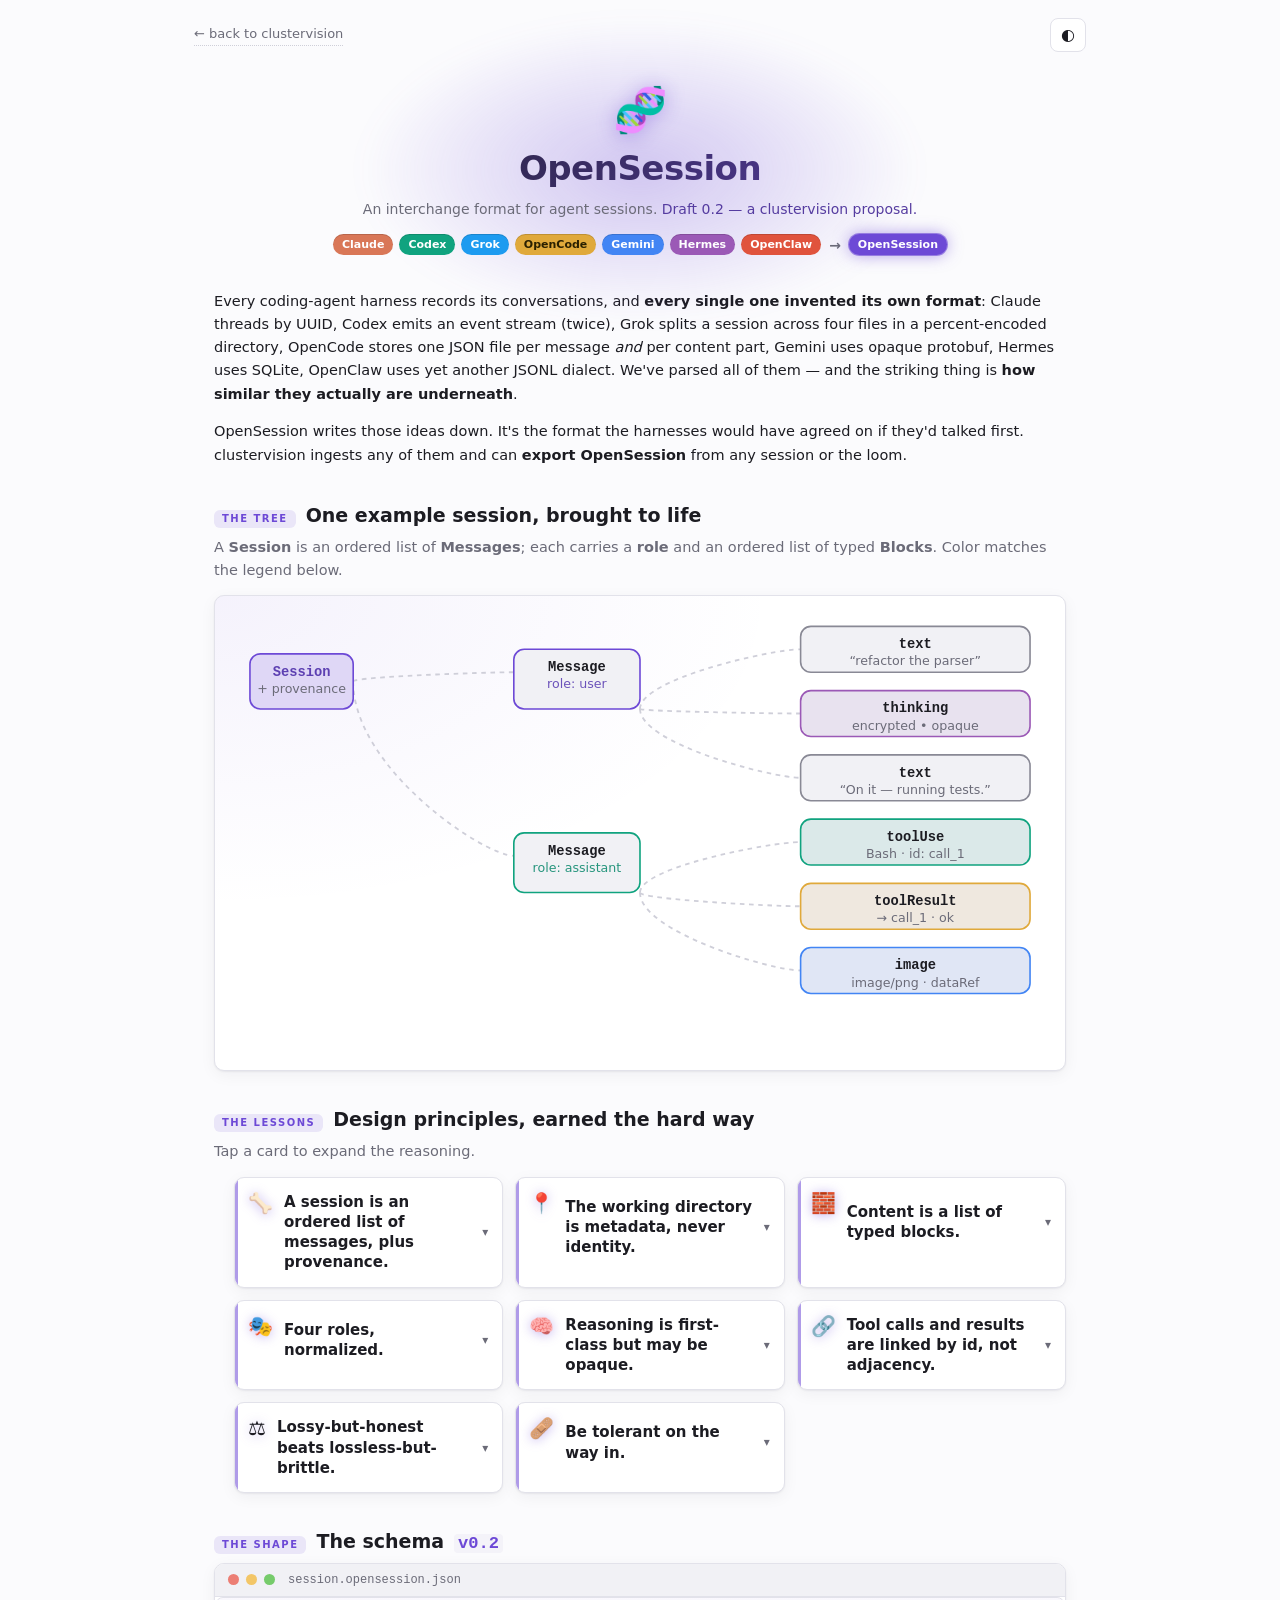
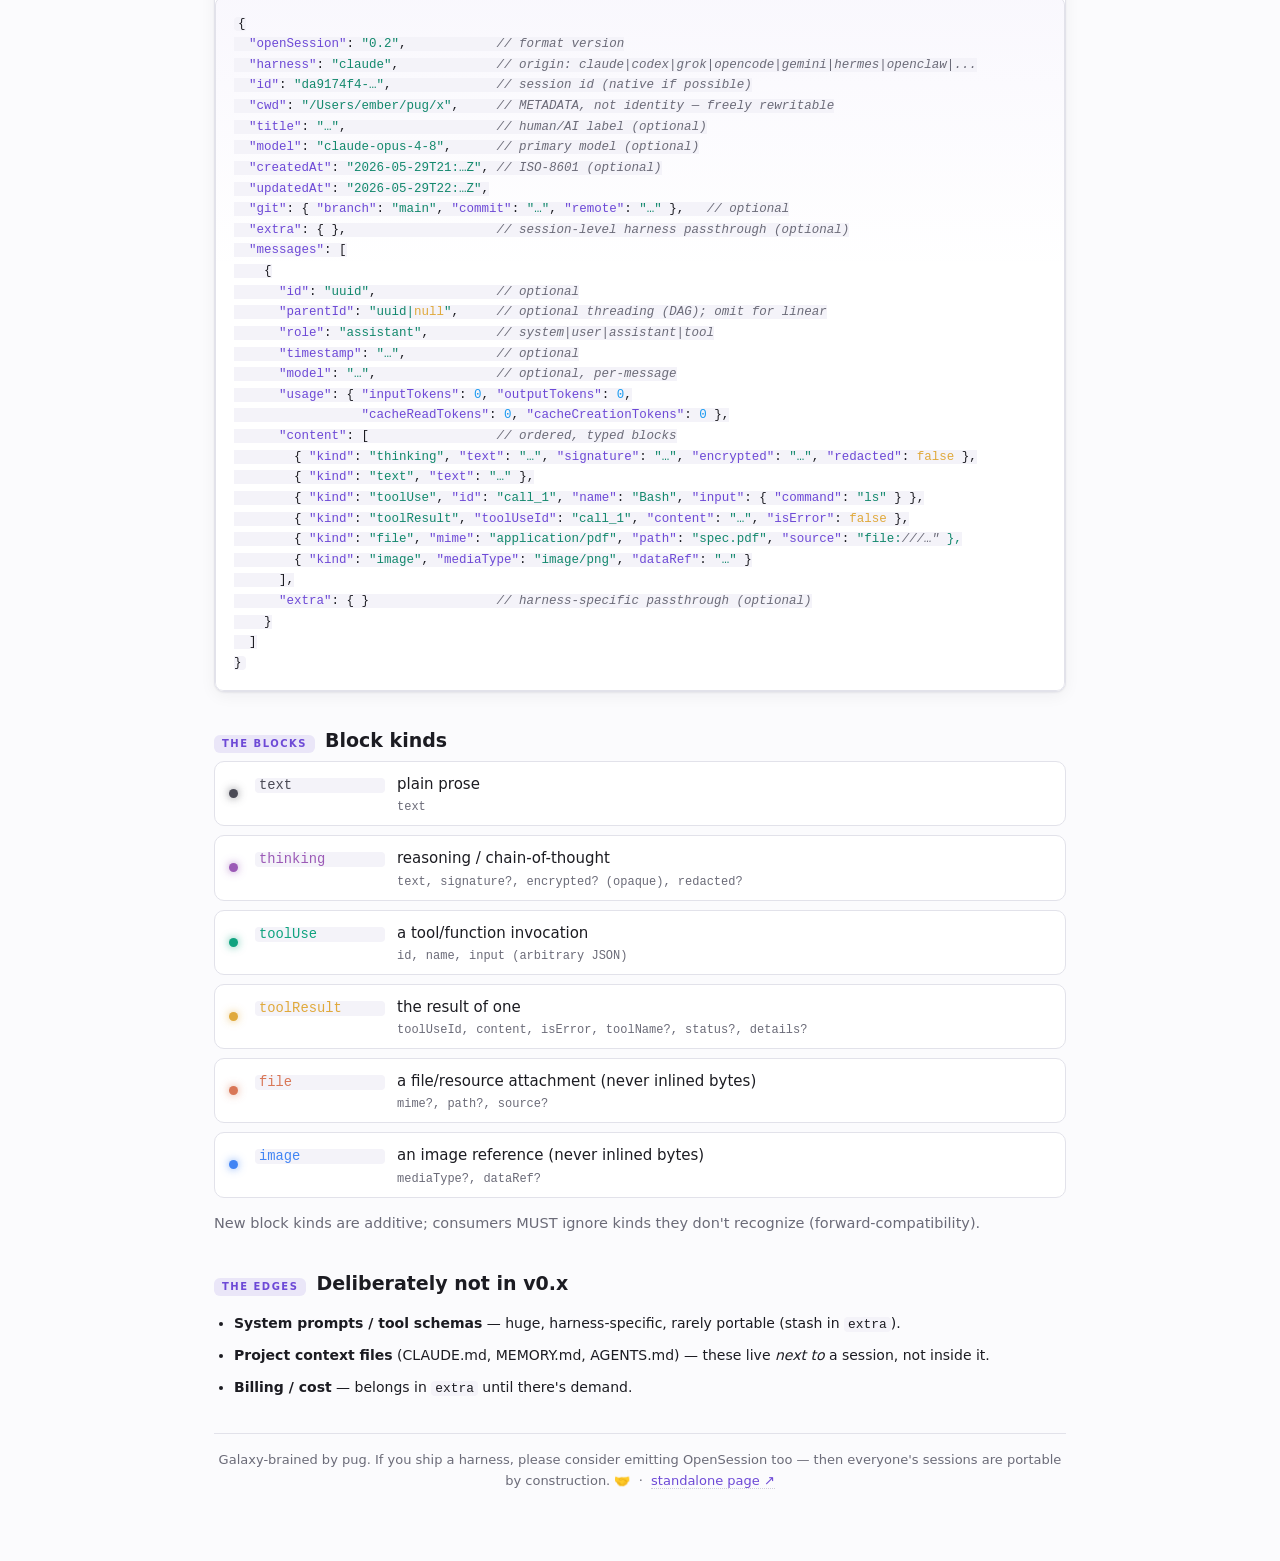
<file: web/openSession.html>
<!doctype html>
<html lang="en" data-theme="auto">
<head>
  <meta charset="utf-8" />
  <meta name="viewport" content="width=device-width, initial-scale=1" />
  <title>OpenSession — an interchange format for agent sessions</title>
  <meta name="description" content="OpenSession: the format coding-agent harnesses would have agreed on if they'd talked first. A clustervision proposal." />
  <link rel="stylesheet" href="./styles.css" />
  <link rel="icon" href="data:image/svg+xml,%3Csvg xmlns='http://www.w3.org/2000/svg' viewBox='0 0 100 100'%3E%3Ctext y='.9em' font-size='90'%3E%F0%9F%A7%AC%3C/text%3E%3C/svg%3E" />
  <style>
    body { padding: 0 16px; }
    .os-wrap { max-width: 900px; margin: 0 auto; }
    .os-nav { display: flex; align-items: center; justify-content: space-between; padding: 18px 4px 4px; }
    .os-nav a { color: var(--fg-muted); text-decoration: none; font-size: 13px; border-bottom: 1px dotted var(--border-strong); }
    .os-nav a:hover { color: var(--fg); }
  </style>
</head>
<body>
  <div class="os-wrap">
    <nav class="os-nav">
      <a href="./index.html">← back to clustervision</a>
      <button type="button" class="theme-toggle" title="Toggle light / dark" aria-label="Toggle theme">◐</button>
    </nav>
    <cv-opensession></cv-opensession>
  </div>

  <script type="module">
    import "./components/cv-opensession.js";
    // Lightweight theme toggle mirroring the main app.
    const root = document.documentElement;
    const stored = localStorage.getItem("cv-theme");
    if (stored) root.setAttribute("data-theme", stored);
    document.querySelector(".theme-toggle")?.addEventListener("click", () => {
      const cur = root.getAttribute("data-theme");
      const next = cur === "dark" ? "light" : cur === "light" ? "auto" : "dark";
      root.setAttribute("data-theme", next);
      localStorage.setItem("cv-theme", next);
    });
  </script>
</body>
</html>
</file>
<file: web/styles.css>
/* clustervision — lite, hand-written styles. No framework. Light + dark. */

:root {
  --bg: #fbfbfd;
  --bg-elev: #ffffff;
  --bg-sunk: #f1f1f5;
  --fg: #1c1c22;
  --fg-muted: #6b6b78;
  --border: #e2e2ea;
  --border-strong: #cfcfd9;
  --accent: #6d49d6;
  --accent-fg: #ffffff;
  --code-bg: #f4f3f9;
  --ok: #1f8a4c;
  --warn: #a96b00;
  --error: #c4341e;
  --error-bg: #fdecea;
  --thinking-bg: #f3effb;
  --shadow: 0 1px 2px rgba(20, 20, 40, 0.06), 0 4px 16px rgba(20, 20, 40, 0.05);
  --radius: 10px;
  --mono: ui-monospace, "SF Mono", "JetBrains Mono", "Fira Code", Menlo, Consolas, monospace;
  --sans: system-ui, -apple-system, "Segoe UI", Roboto, "Helvetica Neue", Arial, sans-serif;

  /* per-harness accent colors */
  --h-claude: #d97757;
  --h-codex: #10a37f;
  --h-grok: #1d9bf0;
  --h-opencode: #e0a93b;
  --h-gemini: #4285f4;
  --h-hermes: #9b59b6;
  --h-openclaw: #e0533d;
  --h-opensession: #6d49d6;
}

:root[data-theme="dark"] {
  --bg: #0f0f14;
  --bg-elev: #17171f;
  --bg-sunk: #1d1d27;
  --fg: #e8e8ef;
  --fg-muted: #9a9aab;
  --border: #2a2a36;
  --border-strong: #3a3a48;
  --accent: #9a78f0;
  --accent-fg: #14101f;
  --code-bg: #1a1a24;
  --ok: #4ed18a;
  --warn: #e0b15a;
  --error: #ef7b6a;
  --error-bg: #2c1715;
  --thinking-bg: #1c1830;
  --shadow: 0 1px 2px rgba(0, 0, 0, 0.4), 0 6px 24px rgba(0, 0, 0, 0.35);
}

@media (prefers-color-scheme: dark) {
  :root[data-theme="auto"] {
    --bg: #0f0f14;
    --bg-elev: #17171f;
    --bg-sunk: #1d1d27;
    --fg: #e8e8ef;
    --fg-muted: #9a9aab;
    --border: #2a2a36;
    --border-strong: #3a3a48;
    --accent: #9a78f0;
    --accent-fg: #14101f;
    --code-bg: #1a1a24;
    --ok: #4ed18a;
    --warn: #e0b15a;
    --error: #ef7b6a;
    --error-bg: #2c1715;
    --thinking-bg: #1c1830;
    --shadow: 0 1px 2px rgba(0, 0, 0, 0.4), 0 6px 24px rgba(0, 0, 0, 0.35);
  }
}

* { box-sizing: border-box; }

/* The `hidden` attribute must always hide — author `display:flex/grid/block` on a class otherwise
   wins over the UA `[hidden]{display:none}` rule, so toggling `.hidden` silently does nothing. */
[hidden] { display: none !important; }

html, body { height: 100%; }

body {
  margin: 0;
  background: var(--bg);
  color: var(--fg);
  font-family: var(--sans);
  font-size: 15px;
  line-height: 1.55;
  -webkit-font-smoothing: antialiased;
}

.muted { color: var(--fg-muted); }

code, pre { font-family: var(--mono); }

button {
  font: inherit;
  cursor: pointer;
}

/* ---------- App shell ---------- */

cv-app {
  display: flex;
  flex-direction: column;
  min-height: 100vh;
  max-width: 1400px;
  margin: 0 auto;
  padding: 0 16px;
}

.app-header {
  display: flex;
  align-items: center;
  justify-content: space-between;
  gap: 16px;
  padding: 20px 4px 12px;
  flex-wrap: wrap;
}

.brand { display: flex; align-items: center; gap: 14px; }
.brand .logo { font-size: 34px; line-height: 1; filter: saturate(1.1); }
.brand h1 {
  margin: 0;
  font-size: 22px;
  letter-spacing: -0.01em;
  font-weight: 650;
}
.brand .tagline { margin: 2px 0 0; font-size: 13px; color: var(--fg-muted); }
.brand code { background: var(--code-bg); padding: 0 4px; border-radius: 4px; font-size: 0.9em; }

.header-actions { display: flex; align-items: center; gap: 10px; }
.icon-btn, .theme-toggle {
  background: var(--bg-elev);
  border: 1px solid var(--border);
  border-radius: 8px;
  width: 36px; height: 34px;
  font-size: 16px;
  color: var(--fg);
}
.icon-btn:hover, .theme-toggle:hover { border-color: var(--border-strong); color: var(--fg); }
.help-btn { font-weight: 700; }
.repo-link {
  color: var(--fg-muted);
  text-decoration: none;
  font-size: 13px;
  border-bottom: 1px dotted var(--border-strong);
}
.repo-link:hover { color: var(--fg); }

/* ---------- Dropzone ---------- */

.dropzone {
  border: 1.5px dashed var(--border-strong);
  border-radius: var(--radius);
  background: var(--bg-elev);
  padding: 16px 18px;
  margin: 4px 4px 16px;
  transition: border-color 0.15s, background 0.15s;
  outline: none;
}
.dropzone:hover, .dropzone:focus-visible { border-color: var(--accent); }
.dropzone.drag {
  border-color: var(--accent);
  background: color-mix(in srgb, var(--accent) 8%, var(--bg-elev));
}
.dz-inner { display: flex; align-items: center; gap: 14px; }
.dz-glyph { font-size: 26px; }
.dz-text { display: flex; flex-direction: column; }
.dz-text strong { font-weight: 600; }
.dz-text code { background: var(--code-bg); padding: 0 4px; border-radius: 4px; font-size: 0.85em; }
.dz-status { font-size: 13px; margin-top: 8px; min-height: 1.2em; }
.dz-status.ok { color: var(--ok); }
.dz-status.warn { color: var(--warn); }
.dz-status.error { color: var(--error); }

/* ---------- Two-pane layout ---------- */

.layout {
  display: grid;
  grid-template-columns: minmax(280px, 360px) 1fr;
  gap: 16px;
  flex: 1;
  min-height: 0;
  padding-bottom: 12px;
}

.pane {
  background: var(--bg-elev);
  border: 1px solid var(--border);
  border-radius: var(--radius);
  box-shadow: var(--shadow);
  min-height: 0;
  overflow: auto;
}
.pane-list { padding: 12px; }
.pane-transcript { padding: 0; }

.back-btn {
  display: none;
  width: 100%;
  text-align: left;
  background: var(--bg-sunk);
  border: none;
  border-bottom: 1px solid var(--border);
  color: var(--accent);
  font-size: 13px;
  font-weight: 600;
  padding: 10px 16px;
  position: sticky;
  top: 0;
  z-index: 2;
}

/* ---------- Session list ---------- */

.list-controls { position: sticky; top: 0; background: var(--bg-elev); padding-bottom: 10px; z-index: 1; }
.search {
  width: 100%;
  padding: 9px 12px;
  border: 1px solid var(--border);
  border-radius: 8px;
  background: var(--bg-sunk);
  color: var(--fg);
  font-size: 14px;
}
.search:focus { outline: 2px solid color-mix(in srgb, var(--accent) 50%, transparent); border-color: var(--accent); }

.control-row { display: flex; align-items: center; justify-content: space-between; gap: 8px; margin-top: 10px; flex-wrap: wrap; }
.chips { display: flex; flex-wrap: wrap; gap: 6px; }
.chip {
  border: 1px solid var(--border);
  background: var(--bg-sunk);
  color: var(--fg-muted);
  border-radius: 999px;
  padding: 3px 10px;
  font-size: 12px;
}
.chip:hover { border-color: var(--border-strong); color: var(--fg); }
.chip.on { background: var(--accent); color: var(--accent-fg); border-color: var(--accent); }

.sort { display: flex; align-items: center; gap: 6px; font-size: 12px; }
.sort select {
  font: inherit; font-size: 12px;
  background: var(--bg-sunk);
  color: var(--fg);
  border: 1px solid var(--border);
  border-radius: 7px;
  padding: 4px 6px;
}

.list-count { font-size: 12px; margin: 4px 2px 8px; }

.session-rows { list-style: none; margin: 0; padding: 0; display: flex; flex-direction: column; gap: 6px; }
.session-row {
  border: 1px solid var(--border);
  border-radius: 9px;
  padding: 9px 11px;
  cursor: pointer;
  transition: border-color 0.12s, background 0.12s;
  outline: none;
  /* Skip layout/paint for off-screen rows so a 2000+ session list stays smooth. */
  content-visibility: auto;
  contain-intrinsic-size: auto 58px;
}
.session-row:hover { border-color: var(--border-strong); background: var(--bg-sunk); }
.session-row:focus-visible { border-color: var(--accent); }
.session-row.selected {
  border-color: var(--accent);
  background: color-mix(in srgb, var(--accent) 10%, var(--bg-elev));
}
.row-top { display: flex; align-items: center; gap: 8px; }
.row-title { font-weight: 550; font-size: 14px; overflow: hidden; text-overflow: ellipsis; white-space: nowrap; }
.row-meta { display: flex; flex-wrap: wrap; gap: 4px 10px; font-size: 12px; margin-top: 5px; }
.row-cwd { font-family: var(--mono); font-size: 11.5px; overflow: hidden; text-overflow: ellipsis; white-space: nowrap; max-width: 100%; }
.empty { padding: 16px 4px; font-size: 13px; }

/* ---------- Harness badge ---------- */

.cv-badge {
  display: inline-flex;
  align-items: center;
  font-size: 11px;
  font-weight: 650;
  letter-spacing: 0.02em;
  padding: 2px 8px;
  border-radius: 999px;
  color: #fff;
  background: var(--fg-muted);
  text-transform: none;
  white-space: nowrap;
  flex: none;
}
.cv-badge[data-harness="claude"]   { background: var(--h-claude); }
.cv-badge[data-harness="codex"]    { background: var(--h-codex); }
.cv-badge[data-harness="grok"]     { background: var(--h-grok); }
.cv-badge[data-harness="opencode"] { background: var(--h-opencode); color: #2a2000; }
.cv-badge[data-harness="gemini"]   { background: var(--h-gemini); }
.cv-badge[data-harness="hermes"]   { background: var(--h-hermes); }
.cv-badge[data-harness="openclaw"] { background: var(--h-openclaw); }
.cv-badge[data-harness="opensession"] { background: var(--h-opensession); }

/* ---------- Transcript ---------- */

.transcript-empty { padding: 48px 24px; text-align: center; }

.transcript-header {
  position: sticky; top: 0;
  background: var(--bg-elev);
  border-bottom: 1px solid var(--border);
  padding: 16px 20px 12px;
  z-index: 1;
}
.th-title { display: flex; align-items: center; gap: 10px; }
.th-title h2 { margin: 0; font-size: 18px; font-weight: 600; letter-spacing: -0.01em; }
.th-meta { display: flex; flex-wrap: wrap; gap: 6px 14px; margin-top: 10px; font-size: 12.5px; }
.kv { color: var(--fg); }
.kv .k { color: var(--fg-muted); margin-right: 5px; text-transform: uppercase; font-size: 10px; letter-spacing: 0.06em; }
.th-source { font-family: var(--mono); font-size: 11.5px; margin-top: 8px; word-break: break-all; }

.turns { padding: 16px 20px 28px; display: flex; flex-direction: column; gap: 18px; }

.turn {
  border-left: 3px solid var(--border-strong); padding-left: 14px;
  /* Native virtualization: skip layout/paint for off-screen turns; the browser remembers each
     turn's measured height (so tall messages no longer break scrolling). */
  content-visibility: auto;
  contain-intrinsic-size: auto 120px;
}
.turn-user { border-left-color: var(--accent); }
.turn-assistant { border-left-color: var(--h-codex); }
.turn-system { border-left-color: var(--fg-muted); }
.turn-tool { border-left-color: var(--warn); }

.turn-head { display: flex; align-items: baseline; gap: 10px; flex-wrap: wrap; margin-bottom: 6px; }
.turn-role { font-weight: 650; font-size: 13px; text-transform: uppercase; letter-spacing: 0.04em; }
.turn-user .turn-role { color: var(--accent); }
.turn-assistant .turn-role { color: var(--h-codex); }
.turn-tool .turn-role { color: var(--warn); }
.turn-model { font-size: 11.5px; color: var(--fg-muted); font-family: var(--mono); }
.turn-when, .turn-usage { font-size: 11.5px; }

.turn-body { display: flex; flex-direction: column; gap: 10px; }
.block { font-size: 14.5px; }
.block-text { white-space: normal; word-wrap: break-word; overflow-wrap: anywhere; }
.block-empty { font-size: 13px; }

.block-text code.inline, .thinking-body code.inline {
  background: var(--code-bg);
  padding: 1px 5px;
  border-radius: 4px;
  font-size: 0.88em;
}

pre {
  background: var(--code-bg);
  border: 1px solid var(--border);
  border-radius: 8px;
  padding: 10px 12px;
  margin: 0;
  overflow: auto;
  font-size: 12.5px;
  line-height: 1.5;
}
pre code { background: none; padding: 0; }
.code-fence[data-lang]::before {
  content: attr(data-lang);
  display: block;
  font-size: 10px;
  color: var(--fg-muted);
  text-transform: uppercase;
  letter-spacing: 0.06em;
  margin-bottom: 6px;
}

/* Rendered Markdown prose inside text blocks */
.md > :first-child { margin-top: 0; }
.md > :last-child { margin-bottom: 0; }
.md p { margin: 0 0 10px; }
.md p:last-child { margin-bottom: 0; }
.md .md-h { margin: 14px 0 8px; font-weight: 650; line-height: 1.25; letter-spacing: -0.01em; }
.md h1.md-h { font-size: 1.3em; }
.md h2.md-h { font-size: 1.18em; }
.md h3.md-h { font-size: 1.08em; }
.md h4.md-h, .md h5.md-h, .md h6.md-h { font-size: 1em; color: var(--fg-muted); text-transform: uppercase; letter-spacing: 0.03em; }
.md .md-list { margin: 6px 0 10px; padding-left: 22px; display: flex; flex-direction: column; gap: 3px; }
.md .md-list li { margin: 0; }
.md ul.md-list { list-style: disc; }
.md ol.md-list { list-style: decimal; }
.md .md-quote {
  margin: 8px 0; padding: 2px 0 2px 12px;
  border-left: 3px solid var(--border-strong); color: var(--fg-muted);
}
.md .md-quote > :last-child { margin-bottom: 0; }
.md .md-hr { border: none; border-top: 1px solid var(--border); margin: 14px 0; }
.md a { color: var(--accent); text-decoration: none; border-bottom: 1px solid color-mix(in srgb, var(--accent) 35%, transparent); }
.md a:hover { border-bottom-color: var(--accent); }
.md strong { font-weight: 650; }
.md del { opacity: 0.7; }

/* Tiny code highlighter tokens (used in fenced + tool JSON blocks) */
.hl-kw  { color: var(--accent); font-weight: 600; }
.hl-str { color: var(--h-codex); }
.hl-num { color: var(--h-grok); }
.hl-com { color: var(--fg-muted); font-style: italic; }
:root[data-theme="dark"] .hl-str { color: #6fd39a; }
@media (prefers-color-scheme: dark) { :root[data-theme="auto"] .hl-str { color: #6fd39a; } }

.tool-out { max-height: 420px; }

/* ---------- Sub-agent tree (Claude Task sub-agents, nested in the transcript) ---------- */
.sub-panel {
  margin: 4px 20px 10px; border-radius: 11px; overflow: hidden;
  border: 1px solid color-mix(in srgb, var(--accent) 28%, var(--border));
  background: color-mix(in srgb, var(--accent) 5%, var(--bg-elev));
}
.sub-panel-head {
  display: flex; align-items: center; gap: 7px; width: 100%;
  padding: 9px 13px; background: none; border: 0; color: var(--fg);
  font: inherit; font-size: 13px; cursor: pointer; text-align: left;
}
.sub-panel-head:hover { background: color-mix(in srgb, var(--accent) 9%, transparent); }
.sub-fork { color: var(--accent); font-size: 14px; text-shadow: 0 0 8px color-mix(in srgb, var(--accent) 60%, transparent); }
.sub-caret { margin-left: auto; color: var(--fg-muted); font-size: 11px; }
.sub-list { display: flex; flex-direction: column; gap: 2px; padding: 2px 6px 8px; }
.sub-row-head { display: flex; align-items: center; gap: 9px; padding: 7px 9px; border-radius: 8px; cursor: pointer; }
.sub-row-head:hover { background: var(--bg-sunk); }
.sub-dot {
  width: 8px; height: 8px; border-radius: 50%; flex: none; margin-left: 4px;
  background: var(--accent); box-shadow: 0 0 7px -1px var(--accent);
}
.sub-row-title { font-weight: 550; font-size: 13px; font-family: var(--mono); overflow: hidden; text-overflow: ellipsis; white-space: nowrap; }
.sub-row.open .sub-row-title { font-family: var(--sans); color: var(--accent); }
.sub-row-meta { margin-left: auto; flex: none; font-size: 11px; white-space: nowrap; }
.sub-row-caret { flex: none; color: var(--fg-muted); font-size: 11px; }
.sub-row-body {
  margin: 0 0 8px 18px; border-left: 2px solid color-mix(in srgb, var(--accent) 40%, var(--border));
}
.sub-row-body cv-transcript { display: block; }
.sub-row-body .turns { padding: 8px 14px 14px; gap: 12px; }
.sub-loading { padding: 12px 14px; font-size: 12.5px; }

/* ---------- Events panel (what the session DID — edits/commands/errors) ---------- */
.ev-list { padding: 2px 10px 10px; }
.ev-row {
  display: flex; align-items: baseline; gap: 8px; flex-wrap: wrap;
  padding: 4px 6px; border-radius: 6px; font-size: 12.5px;
}
.ev-row:hover { background: var(--bg-sunk); }
.ev-glyph { flex: none; width: 16px; text-align: center; color: var(--fg-muted); }
.ev-error .ev-glyph { color: var(--err, #d65a5a); }
.ev-file_edit .ev-glyph { color: var(--accent); }
.ev-kind { flex: none; font-size: 11px; color: var(--fg-muted); width: 62px; }
.ev-tool { flex: none; font-size: 11px; }
.ev-target { font-family: var(--mono); overflow: hidden; text-overflow: ellipsis; white-space: nowrap; max-width: 100%; }
.ev-when { margin-left: auto; flex: none; font-size: 11px; white-space: nowrap; }
.ev-detail { flex-basis: 100%; padding-left: 24px; font-size: 11.5px; overflow: hidden; text-overflow: ellipsis; white-space: nowrap; }

/* ---------- Paged transcript: "load more" footer ---------- */
.load-more {
  display: flex; align-items: center; gap: 12px;
  margin: 4px 20px 18px; padding: 10px 14px;
  border: 1px dashed var(--border); border-radius: 11px;
}
.load-more-note { font-size: 12px; }

/* Thinking (collapsible) */
.thinking {
  background: var(--thinking-bg);
  border: 1px solid var(--border);
  border-radius: 8px;
  padding: 0;
}
.thinking > summary {
  cursor: pointer;
  padding: 8px 12px;
  font-size: 12.5px;
  font-weight: 600;
  color: var(--fg-muted);
  list-style: none;
  user-select: none;
}
.thinking > summary::before { content: "▸ "; }
.thinking[open] > summary::before { content: "▾ "; }
.thinking-body { padding: 0 12px 12px; font-size: 13.5px; color: var(--fg); opacity: 0.9; white-space: normal; overflow-wrap: anywhere; }

/* Tool blocks */
.block-label {
  display: flex; align-items: center; gap: 8px;
  font-size: 11.5px; font-family: var(--mono); color: var(--fg-muted);
  margin-bottom: 5px;
}
.tool-glyph { font-size: 12px; }
.tool-name { color: var(--accent); font-weight: 600; }
.tool-result.is-error .block-label { color: var(--error); }
.tool-result.is-error pre { background: var(--error-bg); border-color: color-mix(in srgb, var(--error) 40%, var(--border)); }
.copy-btn {
  margin-left: auto;
  background: transparent;
  border: 1px solid var(--border);
  color: var(--fg-muted);
  border-radius: 6px;
  padding: 1px 7px;
  font-size: 10.5px;
  font-family: var(--mono);
}
.copy-btn:hover { color: var(--fg); border-color: var(--border-strong); }

/* Image placeholder */
.image-placeholder {
  display: flex; align-items: center; gap: 12px;
  border: 1px dashed var(--border-strong);
  border-radius: 8px;
  padding: 12px 14px;
  background: var(--bg-sunk);
}
.image-glyph { font-size: 24px; }
.image-type { font-size: 12px; font-family: var(--mono); }
.image-ref { font-size: 11px; font-family: var(--mono); }

/* ---------- Footer ---------- */

.app-footer { padding: 14px 4px 22px; font-size: 12px; text-align: center; }

/* ---------- Source chips (dropzone) ---------- */
.dz-sources { display: flex; flex-wrap: wrap; gap: 6px; margin-left: auto; }
.src-chip {
  font-size: 11.5px; font-family: var(--mono);
  background: var(--bg-sunk); border: 1px solid var(--border);
  border-radius: 999px; padding: 2px 9px; color: var(--fg-muted);
  max-width: 220px; overflow: hidden; text-overflow: ellipsis; white-space: nowrap;
}
.src-chip b { color: var(--accent); }

/* ---------- View tabs ---------- */
.view-tabs {
  display: flex; gap: 4px; flex-wrap: wrap;
  margin: 0 4px 14px; padding-bottom: 0;
  border-bottom: 1px solid var(--border);
}
.view-tab {
  display: inline-flex; align-items: center; gap: 6px;
  background: transparent; border: none;
  border-bottom: 2px solid transparent;
  color: var(--fg-muted); font-size: 14px; font-weight: 550;
  padding: 9px 14px; margin-bottom: -1px;
  border-radius: 8px 8px 0 0;
}
.view-tab:hover { color: var(--fg); background: var(--bg-sunk); }
.view-tab.on { color: var(--accent); border-bottom-color: var(--accent); }
.view-tab .vt-glyph { font-size: 14px; }

.view-host { flex: 1; min-height: 0; display: flex; flex-direction: column; }
.view-empty { padding: 48px 24px; text-align: center; }
.view-head { display: flex; align-items: baseline; gap: 12px; flex-wrap: wrap; margin: 0 4px 14px; }
.view-head h2 { margin: 0; font-size: 19px; font-weight: 650; letter-spacing: -0.01em; }

/* Shared small buttons */
.mini-btn {
  background: var(--bg-elev); border: 1px solid var(--border);
  color: var(--fg-muted); border-radius: 7px; padding: 3px 9px;
  font-size: 12px;
}
.mini-btn:hover:not(:disabled) { color: var(--fg); border-color: var(--border-strong); }
.mini-btn:disabled { opacity: 0.4; cursor: default; }
.btn-accent {
  background: var(--accent); color: var(--accent-fg);
  border: 1px solid var(--accent); border-radius: 7px;
  padding: 4px 11px; font-size: 12.5px; font-weight: 600;
}
.btn-accent:hover:not(:disabled) { filter: brightness(1.06); }
.btn-accent:disabled { opacity: 0.45; cursor: default; }

/* ---------- Transcript: header actions, file blocks, tool extras ---------- */
.th-actions { display: flex; gap: 6px; margin-left: auto; }
.pick-btn {
  margin-left: auto; background: var(--accent); color: var(--accent-fg);
  border: none; border-radius: 6px; padding: 2px 8px; font-size: 11px; font-weight: 650;
}
.pick-btn:hover { filter: brightness(1.08); }

.tool-summary {
  cursor: pointer; padding: 8px 10px; font-size: 12px; font-family: var(--mono);
  color: var(--fg-muted); list-style: none; user-select: none;
  background: var(--bg-sunk); border-radius: 8px;
}
.tool-summary::before { content: "▸ "; }
.tool-summary .copy-btn { float: right; }
details[open] > .tool-summary::before { content: "▾ "; }
details.tool-use > .tool-summary, details.tool-result > .tool-summary { border: 1px solid var(--border); }
details.tool-use[open], details.tool-result[open] { display: flex; flex-direction: column; gap: 8px; }
.tool-status {
  font-size: 10.5px; font-family: var(--mono); text-transform: uppercase;
  letter-spacing: 0.04em; padding: 1px 6px; border-radius: 4px;
  background: color-mix(in srgb, var(--ok) 18%, var(--bg-sunk)); color: var(--ok);
}
.tool-details { margin-top: 4px; }
.tool-details > summary { cursor: pointer; font-size: 11px; }
.opaque-blob { font-family: var(--mono); font-size: 12px; opacity: 0.7; }
.thinking-body .sig { margin-top: 6px; font-size: 10.5px; font-family: var(--mono); }
.unknown-block { font-family: var(--mono); font-size: 12.5px; }
.unknown-block summary { cursor: pointer; }

.file-card {
  display: flex; align-items: center; gap: 12px;
  border: 1px solid var(--border); border-radius: 8px;
  padding: 10px 12px; background: var(--bg-sunk);
}
.file-glyph { font-size: 22px; }
.file-path { font-family: var(--mono); font-size: 12.5px; word-break: break-all; }
.file-type { font-size: 11px; font-family: var(--mono); }

/* ---------- Timeline ---------- */
/* ----- Timeline: stat strip ----- */
.tl-stats { display: flex; gap: 10px; flex-wrap: wrap; margin: 0 4px 16px; }
.tl-stat {
  flex: 1 1 120px; min-width: 110px;
  padding: 12px 14px; border-radius: var(--radius);
  background: linear-gradient(160deg, color-mix(in srgb, var(--accent) 8%, var(--bg-elev)), var(--bg-elev));
  border: 1px solid var(--border);
}
.tl-stat-n { font-size: 22px; font-weight: 700; letter-spacing: -0.02em; line-height: 1.1; }
.tl-stat-l { font-size: 11px; text-transform: uppercase; letter-spacing: 0.06em; margin-top: 3px; }

/* ----- Timeline: activity heatmap (the constellation) ----- */
.hm-scroll {
  margin: 0 4px 12px; padding: 14px 16px 12px; overflow-x: auto; overflow-y: hidden;
  border-radius: var(--radius); border: 1px solid var(--border);
  background:
    radial-gradient(120% 140% at 100% 0%, color-mix(in srgb, var(--accent) 10%, transparent), transparent 60%),
    var(--bg-elev);
}
.hm-grid { --hm-cell: 13px; display: grid; gap: 3px; width: max-content; align-items: center; }
.hm-months { gap: 3px; font-size: 10.5px; color: var(--fg-muted); margin-bottom: 2px; }
.hm-month { white-space: nowrap; align-self: end; }
.hm-weekday { grid-column: 1; font-size: 10px; color: var(--fg-muted); padding-right: 6px; justify-self: end; }
.hm-cell {
  width: var(--hm-cell); height: var(--hm-cell); border-radius: 3px;
  background: var(--bg-sunk); transition: transform 0.08s ease;
}
.hm-cell[data-count]:not([data-count="0"]) { cursor: pointer; }
.hm-cell[data-level="1"] { background: color-mix(in srgb, var(--accent) 24%, var(--bg-sunk)); }
.hm-cell[data-level="2"] { background: color-mix(in srgb, var(--accent) 46%, var(--bg-sunk)); }
.hm-cell[data-level="3"] {
  background: color-mix(in srgb, var(--accent) 70%, var(--bg-sunk));
  box-shadow: 0 0 5px -1px color-mix(in srgb, var(--accent) 60%, transparent);
}
.hm-cell[data-level="4"] {
  background: var(--accent);
  box-shadow: 0 0 9px 0 color-mix(in srgb, var(--accent) 75%, transparent);
}
.hm-cell:hover { transform: scale(1.35); }
.hm-cell:focus-visible { outline: 2px solid var(--fg); outline-offset: 1px; }
.hm-empty { background: transparent; }

/* ----- Timeline: harness legend ----- */
.tl-legend { display: flex; gap: 14px; flex-wrap: wrap; margin: 0 6px 18px; font-size: 12px; }
.tl-legend-item { display: inline-flex; align-items: center; gap: 6px; }
.tl-legend-dot { width: 9px; height: 9px; border-radius: 50%; box-shadow: 0 0 5px -1px currentColor; }

/* ----- Timeline: day feed ----- */
.tl-feed { padding: 0 4px 24px; }
/* content-visibility lets the browser skip layout/paint for off-screen day groups (cheap virtual
   scroll over thousands of sessions); contain-intrinsic-size keeps the scrollbar honest. */
.tl-day { margin-bottom: 18px; content-visibility: auto; contain-intrinsic-size: auto 220px; }
.tl-day-label {
  position: sticky; top: 0; z-index: 1;
  display: inline-flex; align-items: center; gap: 8px;
  font-size: 12px; font-weight: 650; letter-spacing: 0.03em; text-transform: uppercase;
  color: var(--fg-muted);
  padding: 5px 12px 5px 22px; margin-bottom: 10px;
  background: linear-gradient(90deg, color-mix(in srgb, var(--accent) 14%, var(--bg-elev)), transparent);
  border-radius: 999px;
}
/* The constellation rail: a glowing amethyst spine the day's session-dots hang off. */
.tl-items {
  display: flex; flex-direction: column; gap: 3px; padding-left: 16px; margin-left: 9px;
  border-left: 2px solid transparent;
  background: linear-gradient(var(--accent), color-mix(in srgb, var(--accent) 25%, transparent)) left/2px 100% no-repeat;
  box-shadow: -1px 0 8px -3px color-mix(in srgb, var(--accent) 50%, transparent);
}
.tl-node {
  display: flex; align-items: center; gap: 11px;
  padding: 8px 12px; border-radius: 9px; cursor: pointer;
  border: 1px solid transparent; outline: none; position: relative;
  transition: background 0.12s, border-color 0.12s, transform 0.1s;
}
.tl-node:hover {
  background: linear-gradient(90deg, color-mix(in srgb, var(--c, var(--accent)) 10%, var(--bg-sunk)), var(--bg-sunk));
  border-color: color-mix(in srgb, var(--c, var(--accent)) 35%, var(--border));
  transform: translateX(2px);
}
.tl-node:focus-visible { border-color: var(--accent); }
/* Glowing harness-colored node on the rail (--c set inline per harness). */
.tl-dot {
  width: 11px; height: 11px; border-radius: 50%; flex: none; margin-left: -23px;
  background: var(--c, var(--fg-muted));
  box-shadow: 0 0 0 3px var(--bg), 0 0 8px 0 var(--c, transparent);
}
.tl-node:hover .tl-dot { box-shadow: 0 0 0 3px var(--bg), 0 0 12px 1px var(--c, transparent); }
.tl-time { font-size: 11.5px; font-family: var(--mono); width: 48px; flex: none; }
.tl-title { font-weight: 550; font-size: 14px; overflow: hidden; text-overflow: ellipsis; white-space: nowrap; }
.tl-meta { font-size: 11.5px; margin-left: auto; white-space: nowrap; }
@keyframes tl-flash {
  0% { background: color-mix(in srgb, var(--accent) 28%, transparent); }
  100% { background: transparent; }
}
.tl-day.tl-flash .tl-items { animation: tl-flash 1.2s ease-out; border-radius: 8px; }

/* ---------- Session picker (replaces native <select> for sessions) ---------- */
cv-session-picker { position: relative; display: inline-flex; min-width: 0; }
.sp-trigger {
  display: inline-flex; align-items: center; gap: 8px; max-width: 100%;
  padding: 7px 11px; border-radius: 9px; cursor: pointer;
  background: var(--bg-elev); border: 1px solid var(--border-strong); color: var(--fg);
  font: inherit; font-size: 13px; text-align: left; transition: border-color 0.12s, box-shadow 0.12s;
}
.sp-trigger:hover { border-color: var(--accent); }
.sp-trigger[aria-expanded="true"] { border-color: var(--accent); box-shadow: 0 0 0 3px color-mix(in srgb, var(--accent) 22%, transparent); }
.sp-trigger-title { overflow: hidden; text-overflow: ellipsis; white-space: nowrap; font-weight: 550; }
.sp-caret { margin-left: auto; color: var(--fg-muted); font-size: 10px; flex: none; }

.sp-pop {
  position: absolute; top: calc(100% + 6px); left: 0; z-index: 50;
  width: min(440px, 88vw); max-width: 88vw;
  background: var(--bg-elev); border: 1px solid var(--border-strong);
  border-radius: 12px; box-shadow: var(--shadow); overflow: hidden;
  display: flex; flex-direction: column;
  animation: sp-in 0.12s ease-out;
}
@keyframes sp-in { from { opacity: 0; transform: translateY(-4px); } to { opacity: 1; transform: none; } }
.sp-search {
  margin: 0; border: 0; border-bottom: 1px solid var(--border); border-radius: 0;
  padding: 11px 14px; font: inherit; font-size: 14px; background: transparent; color: var(--fg); outline: none;
}
.sp-list { max-height: min(50vh, 420px); overflow-y: auto; padding: 6px; }
.sp-empty-row { padding: 18px 14px; text-align: center; font-size: 13px; }
.sp-more { padding: 9px 12px; text-align: center; font-size: 11.5px; border-top: 1px dashed var(--border); }
.sp-entry {
  display: flex; align-items: center; gap: 10px; padding: 8px 10px; border-radius: 8px; cursor: pointer;
  content-visibility: auto; contain-intrinsic-size: auto 46px;
}
.sp-entry.sp-active { background: color-mix(in srgb, var(--accent) 16%, var(--bg-elev)); }
.sp-entry.sp-current { box-shadow: inset 3px 0 0 var(--accent); }
.sp-entry-main { display: flex; flex-direction: column; gap: 1px; min-width: 0; }
.sp-entry-title { font-weight: 550; font-size: 13px; overflow: hidden; text-overflow: ellipsis; white-space: nowrap; }
.sp-entry-meta { font-size: 11px; overflow: hidden; text-overflow: ellipsis; white-space: nowrap; }

/* ---------- Projects view ---------- */
/* Responsive grid: compact cards tile when there's width, collapse to one column when narrow.
   align-items:start so an expanded card grows down without stretching its row-mates. */
/* "Touched" lookup — which sessions touched a file (cvd's event catalog). */
.touched-box {
  display: flex; align-items: center; gap: 10px; flex-wrap: wrap;
  margin: 0 4px 14px;
}
.touched-input {
  flex: 1 1 260px; min-width: 200px;
  padding: 8px 12px;
  border: 1px solid var(--border); border-radius: 8px;
  background: var(--bg-sunk); color: var(--fg); font-size: 13px;
}
.touched-input:focus { outline: 2px solid color-mix(in srgb, var(--accent) 50%, transparent); border-color: var(--accent); }
.touched-edits { display: flex; align-items: center; gap: 5px; font-size: 12px; white-space: nowrap; }
.touched-results { flex-basis: 100%; display: flex; flex-direction: column; gap: 2px; }
.touched-row {
  display: flex; align-items: baseline; gap: 9px;
  padding: 6px 9px; border-radius: 8px; font-size: 13px;
}
.touched-row.in-pool { cursor: pointer; }
.touched-row.in-pool:hover { background: var(--bg-sunk); }
.touched-title { overflow: hidden; text-overflow: ellipsis; white-space: nowrap; }
.touched-meta { margin-left: auto; flex: none; font-size: 11.5px; white-space: nowrap; }

.proj-list {
  display: grid; grid-template-columns: repeat(auto-fill, minmax(360px, 1fr));
  gap: 12px; align-items: start; padding: 0 4px 24px;
}
.proj {
  border: 1px solid var(--border); border-radius: 12px; overflow: hidden;
  background: linear-gradient(160deg, color-mix(in srgb, var(--accent) 5%, var(--bg-elev)), var(--bg-elev));
  content-visibility: auto; contain-intrinsic-size: auto 130px;
  transition: border-color 0.14s, box-shadow 0.14s;
}
.proj:hover { border-color: color-mix(in srgb, var(--accent) 45%, var(--border)); box-shadow: 0 0 0 1px color-mix(in srgb, var(--accent) 12%, transparent); }
.proj-head {
  display: flex; align-items: center; gap: 10px; width: 100%;
  padding: 13px 16px 4px; background: none; border: 0; cursor: pointer; color: var(--fg);
  font: inherit; text-align: left;
}
.proj-caret { color: var(--fg-muted); font-size: 11px; width: 12px; flex: none; }
.proj-mark { color: var(--accent); font-size: 14px; flex: none; text-shadow: 0 0 8px color-mix(in srgb, var(--accent) 60%, transparent); }
.proj-name { font-weight: 650; font-size: 15.5px; letter-spacing: -0.01em; overflow: hidden; text-overflow: ellipsis; white-space: nowrap; }
.proj-count {
  margin-left: auto; flex: none; font-size: 12px; font-weight: 650;
  padding: 2px 9px; border-radius: 20px;
  background: color-mix(in srgb, var(--accent) 16%, transparent); color: var(--accent);
}
.proj-when { flex: none; font-size: 11.5px; }
.proj-bar { display: flex; height: 6px; margin: 6px 16px; border-radius: 3px; overflow: hidden; gap: 1px; }
.proj-seg { min-width: 2px; }
.proj-chips { display: flex; flex-wrap: wrap; gap: 10px 14px; align-items: center; padding: 4px 16px 14px; font-size: 12px; }
.proj-chip { display: inline-flex; align-items: center; gap: 5px; }
.proj-chip-dot { width: 8px; height: 8px; border-radius: 50%; box-shadow: 0 0 5px -1px currentColor; }
.proj-path { margin-left: auto; font-family: var(--mono); font-size: 11px; }
.proj-sessions { display: flex; flex-direction: column; gap: 2px; padding: 4px 10px 12px; border-top: 1px solid var(--border); }
.proj-row {
  display: flex; align-items: center; gap: 10px; padding: 7px 10px; border-radius: 8px; cursor: pointer;
  content-visibility: auto; contain-intrinsic-size: auto 38px;
}
.proj-row:hover { background: var(--bg-sunk); }
.proj-row:focus-visible { outline: 2px solid var(--accent); outline-offset: -2px; }
.proj-row-title { font-weight: 550; font-size: 13.5px; overflow: hidden; text-overflow: ellipsis; white-space: nowrap; }
.proj-row-meta { margin-left: auto; flex: none; font-size: 11.5px; white-space: nowrap; }

/* ---------- Stats ---------- */
.stat-grid {
  display: grid; grid-template-columns: repeat(auto-fit, minmax(130px, 1fr));
  gap: 10px; margin: 0 4px 20px;
}
.stat-card {
  background: linear-gradient(160deg, color-mix(in srgb, var(--accent) 7%, var(--bg-elev)), var(--bg-elev));
  border: 1px solid var(--border);
  border-radius: var(--radius); padding: 14px 16px;
  transition: transform 0.12s ease, border-color 0.12s, box-shadow 0.12s;
}
.stat-card:hover {
  transform: translateY(-2px);
  border-color: color-mix(in srgb, var(--accent) 40%, var(--border));
  box-shadow: 0 4px 18px -6px color-mix(in srgb, var(--accent) 40%, transparent);
}
.stat-num { font-size: 26px; font-weight: 700; letter-spacing: -0.02em; }
.stat-card:hover .stat-num { color: var(--accent); }
.stat-label { font-size: 11px; margin-top: 2px; text-transform: uppercase; letter-spacing: 0.05em; }
.stat-note { margin: -8px 6px 18px; font-size: 12px; }
.stat-cols { display: grid; grid-template-columns: repeat(auto-fit, minmax(280px, 1fr)); gap: 14px; margin: 0 4px 18px; }
.stat-block {
  background: var(--bg-elev); border: 1px solid var(--border);
  border-radius: var(--radius); padding: 14px 16px; margin: 0 4px 14px;
}
.stat-cols .stat-block { margin: 0; }
.stat-block h3 { margin: 0 0 12px; font-size: 13px; font-weight: 650; color: var(--fg-muted); text-transform: uppercase; letter-spacing: 0.04em; }
.bars { display: flex; flex-direction: column; gap: 8px; }
.bar-row { display: grid; grid-template-columns: 100px 1fr 40px; align-items: center; gap: 8px; }
.bar-label { font-size: 12.5px; overflow: hidden; text-overflow: ellipsis; white-space: nowrap; }
.bar-track { height: 12px; background: var(--bg-sunk); border-radius: 6px; overflow: hidden; }
.bar-fill {
  display: block; height: 100%; border-radius: 6px; min-width: 2px; transition: width 0.3s;
  box-shadow: 0 0 8px -2px color-mix(in srgb, var(--accent) 55%, transparent);
}
.bar-val { font-size: 12px; text-align: right; font-variant-numeric: tabular-nums; }
.cwd-list { list-style: none; margin: 0; padding: 0; display: flex; flex-direction: column; gap: 6px; }
.cwd-list li { display: flex; justify-content: space-between; gap: 10px; font-size: 12.5px; }
.cwd-path { font-family: var(--mono); overflow: hidden; text-overflow: ellipsis; white-space: nowrap; }
.cwd-count { font-variant-numeric: tabular-nums; }
.spark { width: 100%; height: 80px; display: block; }

/* ---------- Compare ---------- */
.cmp-pickers { display: flex; align-items: center; gap: 10px; margin: 0 4px 14px; flex-wrap: wrap; }
.cmp-pick { display: flex; align-items: center; gap: 6px; font-size: 12px; font-weight: 650; color: var(--fg-muted); }
.cmp-pick select {
  font: inherit; font-size: 13px; max-width: 260px;
  background: var(--bg-sunk); color: var(--fg);
  border: 1px solid var(--border); border-radius: 7px; padding: 5px 8px;
}
.cmp-grid { margin: 0 4px; }
.cmp-heads, .cmp-row { display: grid; grid-template-columns: 1fr 28px 1fr; gap: 0; }
.cmp-heads { position: sticky; top: 0; z-index: 1; background: var(--bg); padding: 8px 0; margin-bottom: 6px; border-bottom: 1px solid var(--border); }
.cmp-col-head { display: flex; align-items: center; gap: 8px; padding: 0 10px; }
.cmp-col-title { font-weight: 650; font-size: 14px; overflow: hidden; text-overflow: ellipsis; white-space: nowrap; }
.cmp-row {
  align-items: stretch;
  /* Virtualize: a comparison of two big sessions can be thousands of rows. */
  content-visibility: auto; contain-intrinsic-size: auto 96px;
}
.cmp-cell { padding: 6px; min-width: 0; }
.cmp-gutter { display: flex; align-items: center; justify-content: center; color: var(--fg-muted); font-family: var(--mono); }
.cmp-msg { border: 1px solid var(--border); border-radius: 8px; padding: 8px 10px; background: var(--bg-elev); height: 100%; }
.cmp-msg-head { display: flex; gap: 8px; align-items: baseline; font-size: 11px; margin-bottom: 5px; }
.cmp-text { font-size: 13.5px; white-space: pre-wrap; overflow-wrap: anywhere; }
.cmp-think, .cmp-tool { font-size: 12.5px; margin-top: 4px; overflow-wrap: anywhere; }
.cmp-absent { padding: 8px; font-style: italic; }
.cmp-row.cmp-same .cmp-cell .cmp-msg { opacity: 0.72; }
.cmp-row.cmp-diff .cmp-cell { background: color-mix(in srgb, var(--warn) 8%, transparent); }
.cmp-row.cmp-diff .cmp-msg { border-color: color-mix(in srgb, var(--warn) 45%, var(--border)); }
.cmp-row.cmp-only-a .cmp-cell:first-child, .cmp-row.cmp-only-b .cmp-cell:last-child { background: color-mix(in srgb, var(--accent) 8%, transparent); }

/* ---------- Loom ---------- */
.loom-grid {
  display: grid; grid-template-columns: 1fr 0.9fr 1fr; gap: 12px;
  min-height: 0; flex: 1; padding: 0 4px 16px;
}
.loom-source, .loom-lane, .loom-preview {
  background: var(--bg-elev); border: 1px solid var(--border);
  border-radius: var(--radius); box-shadow: var(--shadow);
  display: flex; flex-direction: column; min-height: 0; overflow: hidden;
}
.loom-pane-head {
  display: flex; align-items: center; gap: 10px; justify-content: space-between;
  padding: 10px 12px; border-bottom: 1px solid var(--border); background: var(--bg-sunk);
  font-size: 13px;
}
.loom-pane-head select {
  font: inherit; font-size: 12px; max-width: 180px;
  background: var(--bg-elev); color: var(--fg);
  border: 1px solid var(--border); border-radius: 7px; padding: 4px 6px;
}
.loom-source-body, .loom-preview-body { overflow: auto; min-height: 0; flex: 1; }
.loom-source-body .transcript-header, .loom-preview-body .transcript-header { padding: 12px 14px 8px; }
.loom-source-body .turns, .loom-preview-body .turns { padding: 12px 14px 20px; gap: 12px; }

.loom-lane { min-height: 0; }
.loom-title-row { padding: 10px 12px 0; }
.loom-title {
  width: 100%; padding: 7px 10px; font-size: 13px;
  background: var(--bg-sunk); color: var(--fg);
  border: 1px solid var(--border); border-radius: 7px;
}
.lane-list { list-style: none; margin: 0; padding: 10px 12px; display: flex; flex-direction: column; gap: 7px; overflow: auto; flex: 1; min-height: 0; }
.lane-empty { padding: 24px 8px; text-align: center; font-size: 13px; }
.lane-item {
  display: grid; grid-template-columns: 16px 1fr auto; align-items: center; gap: 8px;
  border: 1px solid var(--border); border-left: 3px solid var(--border-strong);
  border-radius: 8px; padding: 7px 9px; background: var(--bg-elev);
}
.lane-item.dragging { opacity: 0.4; }
.lane-item.drop-target { border-color: var(--accent); box-shadow: 0 0 0 2px color-mix(in srgb, var(--accent) 30%, transparent); }
.lane-role-user { border-left-color: var(--accent); }
.lane-role-assistant { border-left-color: var(--h-codex); }
.lane-role-system { border-left-color: var(--fg-muted); }
.lane-role-tool { border-left-color: var(--warn); }
.lane-grip { cursor: grab; color: var(--fg-muted); font-size: 12px; user-select: none; }
.lane-body { min-width: 0; }
.lane-head { display: flex; align-items: center; gap: 7px; }
.lane-head .turn-role { font-size: 11px; }
.lane-from { font-size: 11px; max-width: 120px; overflow: hidden; text-overflow: ellipsis; white-space: nowrap; }
.lane-preview { font-size: 12px; margin-top: 3px; overflow: hidden; text-overflow: ellipsis; white-space: nowrap; }
.lane-ctrls { display: flex; gap: 2px; }
.lane-btn { background: transparent; border: 1px solid transparent; border-radius: 5px; color: var(--fg-muted); padding: 2px 5px; font-size: 11px; }
.lane-btn:hover:not(:disabled) { color: var(--fg); border-color: var(--border); background: var(--bg-sunk); }
.lane-btn:disabled { opacity: 0.3; cursor: default; }
.lane-rm:hover { color: var(--error); }
.loom-actions { display: flex; gap: 8px; align-items: center; padding: 10px 12px; border-top: 1px solid var(--border); flex-wrap: wrap; }
.loom-preview-body .transcript-empty { padding: 32px 16px; }

/* ---------- Loom: generation + branches ---------- */
.loom-settings-btn { margin-left: auto; }

.loom-settings {
  background: var(--bg-elev); border: 1px solid var(--border);
  border-radius: var(--radius); box-shadow: var(--shadow);
  padding: 12px 14px; margin: 0 4px 12px;
  display: flex; flex-direction: column; gap: 10px;
}
.ls-row { display: flex; align-items: center; gap: 8px; flex-wrap: wrap; }
.ls-label { font-size: 12px; font-weight: 650; color: var(--fg-muted); width: 120px; flex: none; }
.ls-key, .ls-model {
  flex: 1; min-width: 180px; padding: 6px 9px; font-size: 13px;
  background: var(--bg-sunk); color: var(--fg);
  border: 1px solid var(--border); border-radius: 7px; font-family: var(--mono);
}
.ls-model-preset {
  font: inherit; font-size: 12.5px;
  background: var(--bg-sunk); color: var(--fg);
  border: 1px solid var(--border); border-radius: 7px; padding: 6px 7px;
}
.ls-note { font-size: 11.5px; margin: 0; }
.ls-note code { background: var(--code-bg); padding: 0 4px; border-radius: 4px; }

/* branch tree */
.branch-tree {
  margin: 0 4px 10px; padding-bottom: 8px; border-bottom: 1px solid var(--border);
}
.branch-tree-head { display: flex; align-items: center; justify-content: space-between; margin-bottom: 6px; }
.branch-bar-label { font-size: 11px; text-transform: uppercase; letter-spacing: 0.05em; }
.branch-rows { display: flex; flex-direction: column; gap: 2px; max-height: 168px; overflow: auto; }
.branch-node {
  display: flex; align-items: center; gap: 7px;
  border: 1px solid transparent; border-radius: 7px;
  padding: 3px 8px; font-size: 12.5px; color: var(--fg-muted);
  cursor: pointer; outline: none;
}
.branch-node:hover { background: var(--bg-sunk); color: var(--fg); }
.branch-node:focus-visible { border-color: var(--accent); }
.branch-node.on { background: color-mix(in srgb, var(--accent) 13%, var(--bg-elev)); border-color: var(--accent); color: var(--fg); }
.bt-guide { font-family: var(--mono); color: var(--border-strong); white-space: pre; user-select: none; line-height: 1; }
.bt-rail { display: inline-block; width: 1ch; }
.bt-dot { width: 8px; height: 8px; border-radius: 50%; background: var(--border-strong); flex: none; }
.branch-node.on .bt-dot { background: var(--accent); box-shadow: 0 0 0 3px color-mix(in srgb, var(--accent) 22%, transparent); }
.bt-fork { font-size: 10.5px; font-family: var(--mono); }
.branch-name { font-weight: 600; overflow: hidden; text-overflow: ellipsis; white-space: nowrap; max-width: 180px; }
.branch-count {
  font-variant-numeric: tabular-nums; font-size: 11px; margin-left: auto;
  background: var(--bg-sunk); border-radius: 999px; padding: 0 7px; flex: none;
}
.branch-x { color: var(--fg-muted); font-size: 10px; padding: 0 3px; border-radius: 4px; flex: none; }
.branch-x:hover { color: var(--error); background: var(--error-bg); }
.branch-add { border-radius: 999px; }

/* generate bar */
.loom-gen {
  display: flex; align-items: center; gap: 8px; flex-wrap: wrap;
  padding: 10px 12px; border-top: 1px solid var(--border); background: var(--bg-sunk);
}
.btn-gen {
  background: linear-gradient(135deg, var(--accent), color-mix(in srgb, var(--accent) 60%, var(--h-grok)));
  color: var(--accent-fg); border: none; border-radius: 8px;
  padding: 6px 14px; font-size: 13px; font-weight: 650;
}
.btn-gen:hover:not(:disabled) { filter: brightness(1.07); }
.btn-gen:disabled { opacity: 0.5; cursor: default; filter: grayscale(0.3); }
.gen-model { font-family: var(--mono); font-size: 11px; }
.gen-needkey {
  background: transparent; border: 1px dashed var(--warn); color: var(--warn);
  border-radius: 7px; padding: 3px 9px; font-size: 11.5px; font-weight: 600;
}
.gen-error {
  flex-basis: 100%; font-size: 12px; color: var(--error);
  background: var(--error-bg); border: 1px solid color-mix(in srgb, var(--error) 35%, var(--border));
  border-radius: 7px; padding: 6px 9px;
}
.lane-gen { border-left-color: var(--h-grok); background: color-mix(in srgb, var(--h-grok) 6%, var(--bg-elev)); }
.lane-genbadge { font-size: 11px; }

/* ---------- Fleet dashboard ---------- */
.fleet-toolbar {
  display: flex; align-items: center; gap: 10px; flex-wrap: wrap;
  margin: 0 4px 14px; padding: 10px 12px;
  background: var(--bg-elev); border: 1px solid var(--border);
  border-radius: var(--radius); box-shadow: var(--shadow);
}
.fleet-dot { width: 10px; height: 10px; border-radius: 50%; flex: none; background: var(--fg-muted); }
.fleet-dot-ok { background: var(--ok); box-shadow: 0 0 0 3px color-mix(in srgb, var(--ok) 25%, transparent); }
.fleet-dot-error { background: var(--error); box-shadow: 0 0 0 3px color-mix(in srgb, var(--error) 25%, transparent); }
.fleet-dot-static { background: var(--h-grok); }
.fleet-field { display: flex; align-items: center; gap: 6px; font-size: 12px; }
.fleet-base {
  width: 220px; padding: 5px 9px; font-size: 12.5px; font-family: var(--mono);
  background: var(--bg-sunk); color: var(--fg);
  border: 1px solid var(--border); border-radius: 7px;
}
.fleet-channel {
  font: inherit; font-size: 12.5px;
  background: var(--bg-sunk); color: var(--fg);
  border: 1px solid var(--border); border-radius: 7px; padding: 5px 7px;
}
.fleet-stamp { font-size: 11.5px; }
.fleet-ver { font-family: var(--mono); font-size: 11px; }

.fleet-offline {
  text-align: center; max-width: 620px; margin: 24px auto;
  background: var(--bg-elev); border: 1px solid var(--border);
  border-radius: var(--radius); box-shadow: var(--shadow); padding: 28px 24px;
}
.fo-glyph { font-size: 42px; }
.fleet-offline h3 { margin: 8px 0 6px; font-size: 18px; }
.fleet-offline p { font-size: 13.5px; margin: 8px 0; }
.fleet-offline pre { text-align: left; max-width: 360px; margin: 10px auto; }
.fleet-offline code { background: var(--code-bg); padding: 0 4px; border-radius: 4px; }
.fo-static {
  margin-top: 18px; padding-top: 14px; border-top: 1px solid var(--border);
  display: flex; flex-direction: column; gap: 8px; align-items: center; font-size: 12.5px;
}

.fleet-grid {
  display: grid; grid-template-columns: 1fr 1fr; gap: 12px;
  margin: 0 4px 16px; align-items: start;
}
.fleet-card {
  background: var(--bg-elev); border: 1px solid var(--border);
  border-radius: var(--radius); box-shadow: var(--shadow); padding: 14px 16px;
  min-height: 0;
}
.fleet-card h3 {
  margin: 0 0 12px; font-size: 13px; font-weight: 650; color: var(--fg-muted);
  text-transform: uppercase; letter-spacing: 0.04em;
}
.fleet-board, .fleet-sessions { grid-column: 1 / -1; }
.fleet-empty { font-size: 13px; padding: 8px 2px; }

/* active agents */
.who-strip { display: flex; flex-wrap: wrap; gap: 7px; }
.who-chip {
  display: inline-flex; align-items: center; gap: 6px;
  background: var(--bg-sunk); border: 1px solid var(--border);
  border-radius: 999px; padding: 4px 11px; font-size: 12.5px; font-weight: 600;
  border-left: 3px solid var(--fg-muted);
}
.who-chip[data-harness="claude"] { border-left-color: var(--h-claude); }
.who-chip[data-harness="codex"] { border-left-color: var(--h-codex); }
.who-chip[data-harness="grok"] { border-left-color: var(--h-grok); }
.who-chip[data-harness="opencode"] { border-left-color: var(--h-opencode); }
.who-chip[data-harness="gemini"] { border-left-color: var(--h-gemini); }
.who-chip[data-harness="hermes"] { border-left-color: var(--h-hermes); }
.who-chip[data-harness="openclaw"] { border-left-color: var(--h-openclaw); }
.who-chip.mini { padding: 1px 8px; font-size: 11.5px; font-weight: 600; }
.who-pulse {
  width: 7px; height: 7px; border-radius: 50%; background: var(--ok); flex: none;
  box-shadow: 0 0 0 0 color-mix(in srgb, var(--ok) 70%, transparent);
  animation: who-pulse 2s infinite;
}
@keyframes who-pulse {
  0% { box-shadow: 0 0 0 0 color-mix(in srgb, var(--ok) 60%, transparent); }
  70% { box-shadow: 0 0 0 6px transparent; }
  100% { box-shadow: 0 0 0 0 transparent; }
}

/* claims table */
.claims-table { width: 100%; border-collapse: collapse; font-size: 13px; }
.claims-table th {
  text-align: left; font-size: 10.5px; text-transform: uppercase; letter-spacing: 0.05em;
  color: var(--fg-muted); padding: 4px 8px; border-bottom: 1px solid var(--border);
}
.claims-table td { padding: 6px 8px; border-bottom: 1px solid var(--border); vertical-align: middle; }
.claim-key { font-family: var(--mono); font-size: 12px; max-width: 220px; overflow: hidden; text-overflow: ellipsis; white-space: nowrap; }
.claim-exp { font-variant-numeric: tabular-nums; white-space: nowrap; }
.claims-table tr.claim-soon .claim-exp { color: var(--warn); }
.claims-table tr.claim-stale { opacity: 0.55; }
.claims-table tr.claim-stale .claim-exp { color: var(--error); }

/* board feed */
.board-feed, .fleet-session-feed { list-style: none; margin: 0; padding: 0; display: flex; flex-direction: column; gap: 8px; max-height: 360px; overflow: auto; }
.board-msg {
  border: 1px solid var(--border); border-left: 3px solid var(--border-strong);
  border-radius: 8px; padding: 7px 10px; background: var(--bg-sunk);
}
.board-kind-status { border-left-color: var(--h-codex); }
.board-kind-event { border-left-color: var(--accent); }
.board-kind-request { border-left-color: var(--warn); }
.board-kind-reply { border-left-color: var(--h-grok); }
.board-kind-presence { border-left-color: var(--fg-muted); opacity: 0.8; }
.board-kind-claim { border-left-color: var(--h-opencode); }
.bm-head { display: flex; align-items: baseline; gap: 8px; flex-wrap: wrap; }
.bm-from { font-weight: 650; font-size: 12.5px; border-bottom: 2px solid transparent; }
.bm-from[data-harness="claude"] { border-bottom-color: var(--h-claude); }
.bm-from[data-harness="codex"] { border-bottom-color: var(--h-codex); }
.bm-from[data-harness="grok"] { border-bottom-color: var(--h-grok); }
.bm-from[data-harness="gemini"] { border-bottom-color: var(--h-gemini); }
.bm-from[data-harness="hermes"] { border-bottom-color: var(--h-hermes); }
.bm-kind {
  font-size: 10px; font-family: var(--mono); text-transform: uppercase; letter-spacing: 0.04em;
  color: var(--fg-muted); background: var(--bg-elev); border: 1px solid var(--border);
  border-radius: 4px; padding: 0 5px;
}
.bm-when { font-size: 11px; margin-left: auto; }
.bm-body { font-size: 13px; margin-top: 4px; overflow-wrap: anywhere; white-space: pre-wrap; }
.bm-tags { display: flex; flex-wrap: wrap; gap: 4px; margin-top: 5px; }
.board-tag { font-size: 10.5px; font-family: var(--mono); color: var(--fg-muted); background: var(--bg-elev); border: 1px solid var(--border); border-radius: 4px; padding: 0 5px; }

/* recent sessions */
.fleet-session { display: flex; align-items: flex-start; gap: 10px; padding: 7px 8px; border-radius: 8px; border: 1px solid var(--border); background: var(--bg-sunk); }
.fs-body { min-width: 0; }
.fs-title { font-weight: 550; font-size: 13.5px; overflow: hidden; text-overflow: ellipsis; white-space: nowrap; }
.fs-meta { display: flex; flex-wrap: wrap; gap: 4px 12px; font-size: 11.5px; margin-top: 3px; }
.fs-cwd { font-family: var(--mono); }

/* ---------- OpenSession page ---------- */
.os-page { max-width: 820px; margin: 0 auto; padding: 0 4px 40px; }
.os-hero { text-align: center; padding: 16px 0 24px; }
.os-emoji { font-size: 48px; }
.os-hero h2 { margin: 8px 0 4px; font-size: 30px; font-weight: 700; letter-spacing: -0.02em; }
.os-sub { color: var(--fg-muted); font-size: 14px; margin: 0; }
.os-intro p, .os-section p { font-size: 14.5px; }
.os-section { margin: 26px 0; }
.os-section h3 { font-size: 16px; font-weight: 650; margin: 0 0 12px; }
.os-principles { padding-left: 20px; display: flex; flex-direction: column; gap: 10px; }
.os-principles li { font-size: 14px; }
.os-schema { font-size: 12px; line-height: 1.55; max-height: none; }
.os-table { width: 100%; border-collapse: collapse; font-size: 13.5px; }
.os-table th, .os-table td { text-align: left; padding: 7px 10px; border-bottom: 1px solid var(--border); vertical-align: top; }
.os-table th { font-size: 11px; text-transform: uppercase; letter-spacing: 0.05em; color: var(--fg-muted); }
.os-table code { background: var(--code-bg); padding: 1px 6px; border-radius: 4px; }
.os-list { padding-left: 20px; display: flex; flex-direction: column; gap: 8px; font-size: 14px; }
.os-list code, .os-intro code, .os-section code { background: var(--code-bg); padding: 0 4px; border-radius: 4px; font-size: 0.9em; }
.os-foot { text-align: center; margin-top: 30px; font-size: 13px; }

/* ---------- Help overlay ---------- */
.help-overlay {
  position: fixed; inset: 0; z-index: 50;
  display: flex; align-items: center; justify-content: center;
  background: color-mix(in srgb, var(--fg) 28%, transparent);
  backdrop-filter: blur(2px); padding: 20px;
  animation: help-fade 0.12s ease-out;
}
@keyframes help-fade { from { opacity: 0; } to { opacity: 1; } }
.help-card {
  background: var(--bg-elev); border: 1px solid var(--border);
  border-radius: var(--radius); box-shadow: var(--shadow);
  width: min(440px, 100%); padding: 18px 20px;
}
.help-head { display: flex; align-items: center; justify-content: space-between; margin-bottom: 12px; }
.help-head h2 { margin: 0; font-size: 17px; font-weight: 650; }
.help-table { width: 100%; border-collapse: collapse; font-size: 13.5px; }
.help-table td { padding: 6px 4px; border-bottom: 1px solid var(--border); vertical-align: middle; }
.help-table tr:last-child td { border-bottom: none; }
.help-key { white-space: nowrap; width: 42%; }
.help-table kbd {
  font-family: var(--mono); font-size: 11.5px;
  background: var(--bg-sunk); border: 1px solid var(--border-strong);
  border-bottom-width: 2px; border-radius: 5px; padding: 1px 6px; color: var(--fg);
}
.help-foot { margin: 14px 0 0; font-size: 11.5px; }

/* ---------- Responsive ---------- */

@media (max-width: 980px) {
  .loom-grid { grid-template-columns: 1fr; }
  .loom-source-body, .loom-preview-body { max-height: 360px; }
}

@media (max-width: 820px) {
  .layout { grid-template-columns: 1fr; }
  cv-app { padding: 0 10px; }
  /* On narrow screens, when a transcript is shown, hide the list to focus. */
  .layout.show-transcript .pane-list { display: none; }
  .layout .pane-transcript { display: none; }
  .layout.show-transcript .pane-transcript { display: block; }
  .layout:not(.show-transcript) .pane-transcript { display: none; }
  .back-btn { display: block; }
  .cmp-heads, .cmp-row { grid-template-columns: 1fr; }
  .cmp-gutter { display: none; }
  .cmp-row .cmp-cell:first-child { border-bottom: 1px dashed var(--border); }
  .dz-sources { margin-left: 0; width: 100%; }
  .fleet-grid { grid-template-columns: 1fr; }
  .fleet-base { width: 100%; }
}

@media (min-width: 821px) {
  .layout { height: calc(100vh - 280px); min-height: 420px; }
  .loom-grid { height: calc(100vh - 300px); min-height: 460px; }
}

/* Respect users who prefer reduced motion: keep the static glows, drop the animation/transition. */
@media (prefers-reduced-motion: reduce) {
  *, *::before, *::after {
    animation-duration: 0.001ms !important;
    animation-iteration-count: 1 !important;
    transition-duration: 0.001ms !important;
    scroll-behavior: auto !important;
  }
}
</file>
